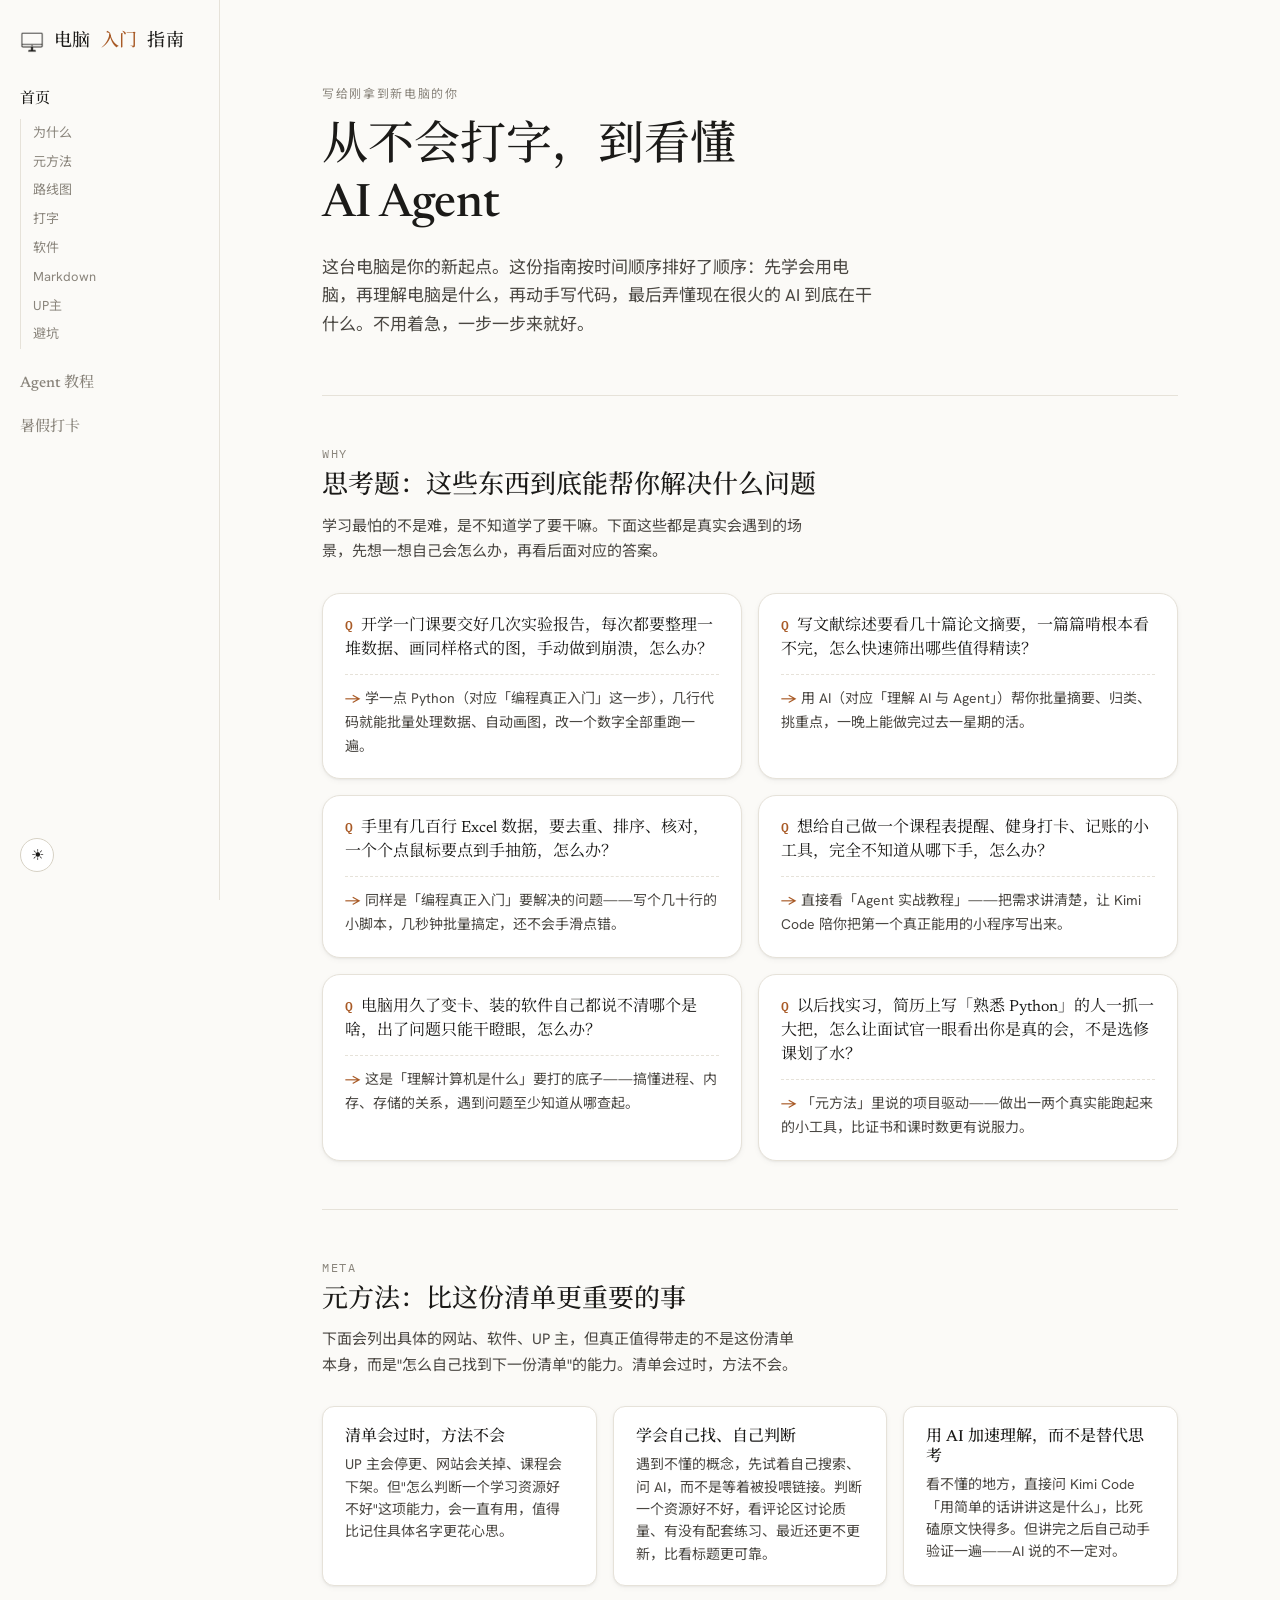
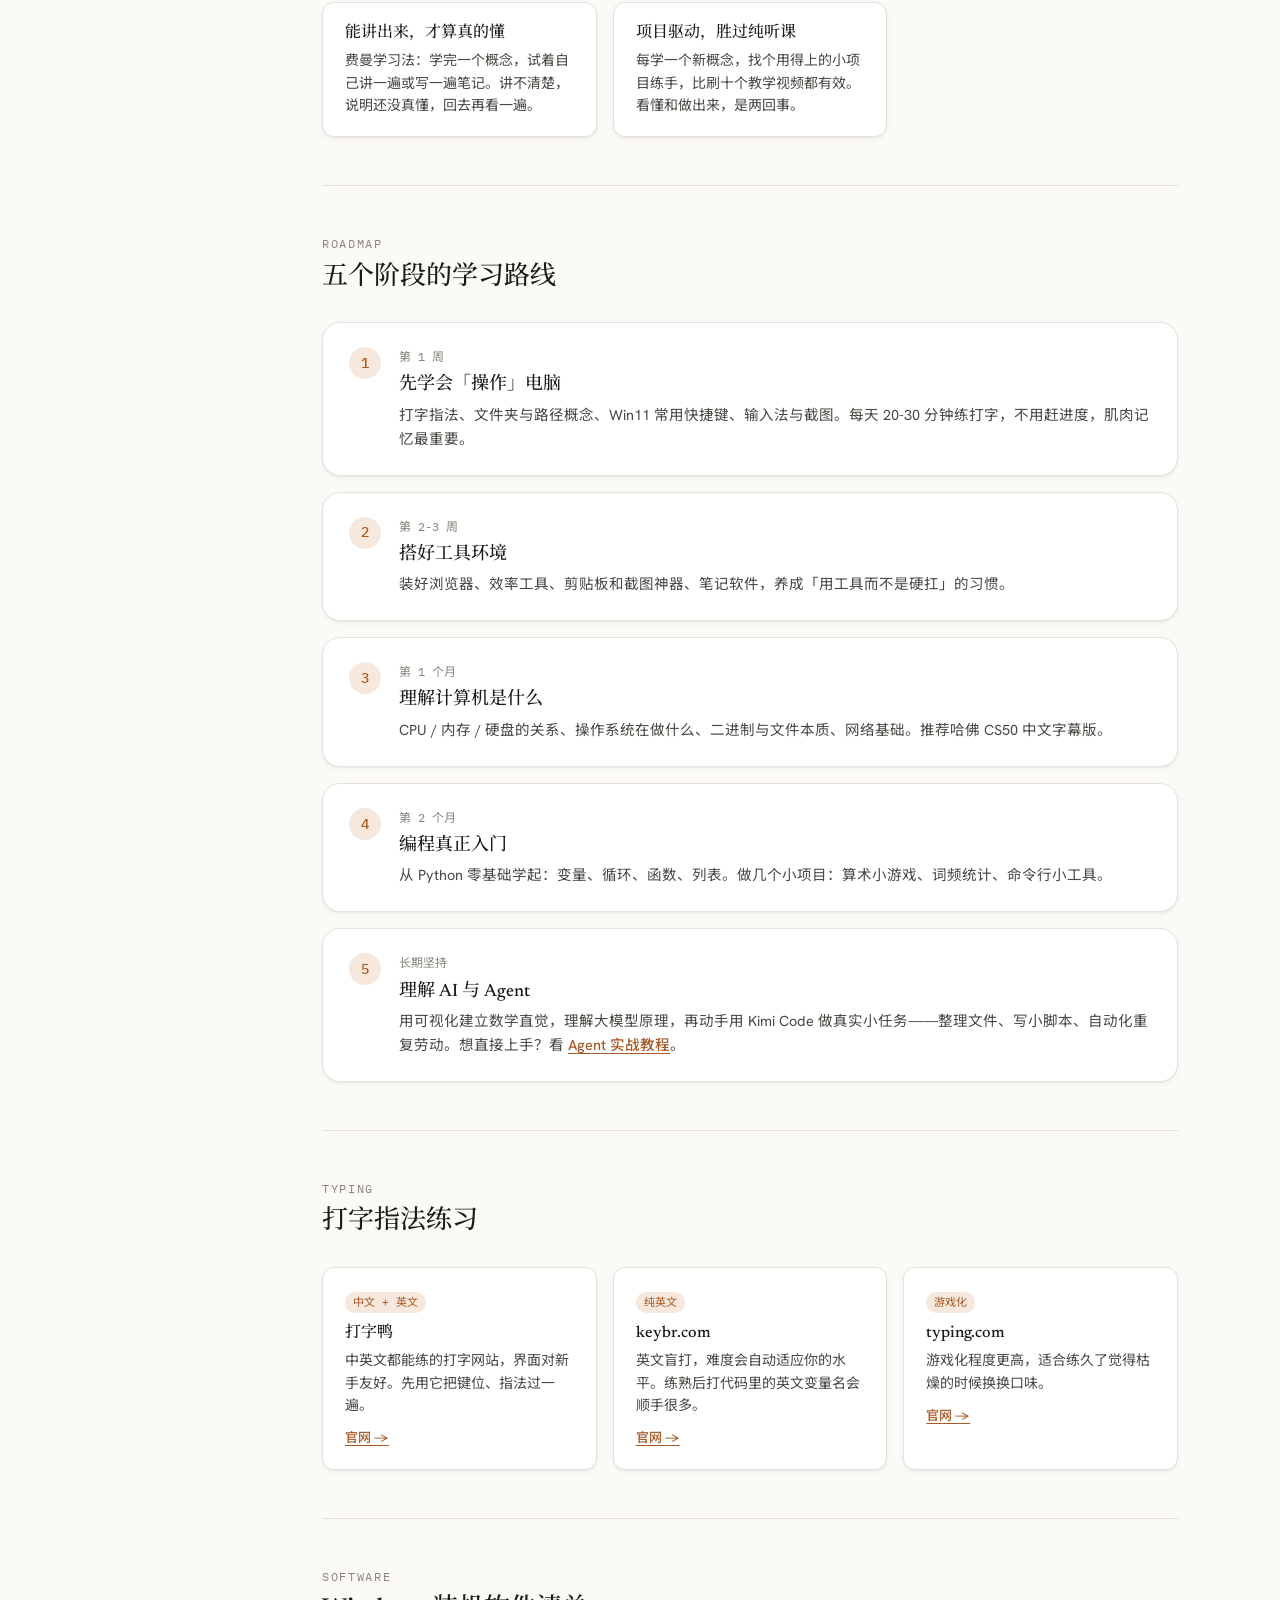
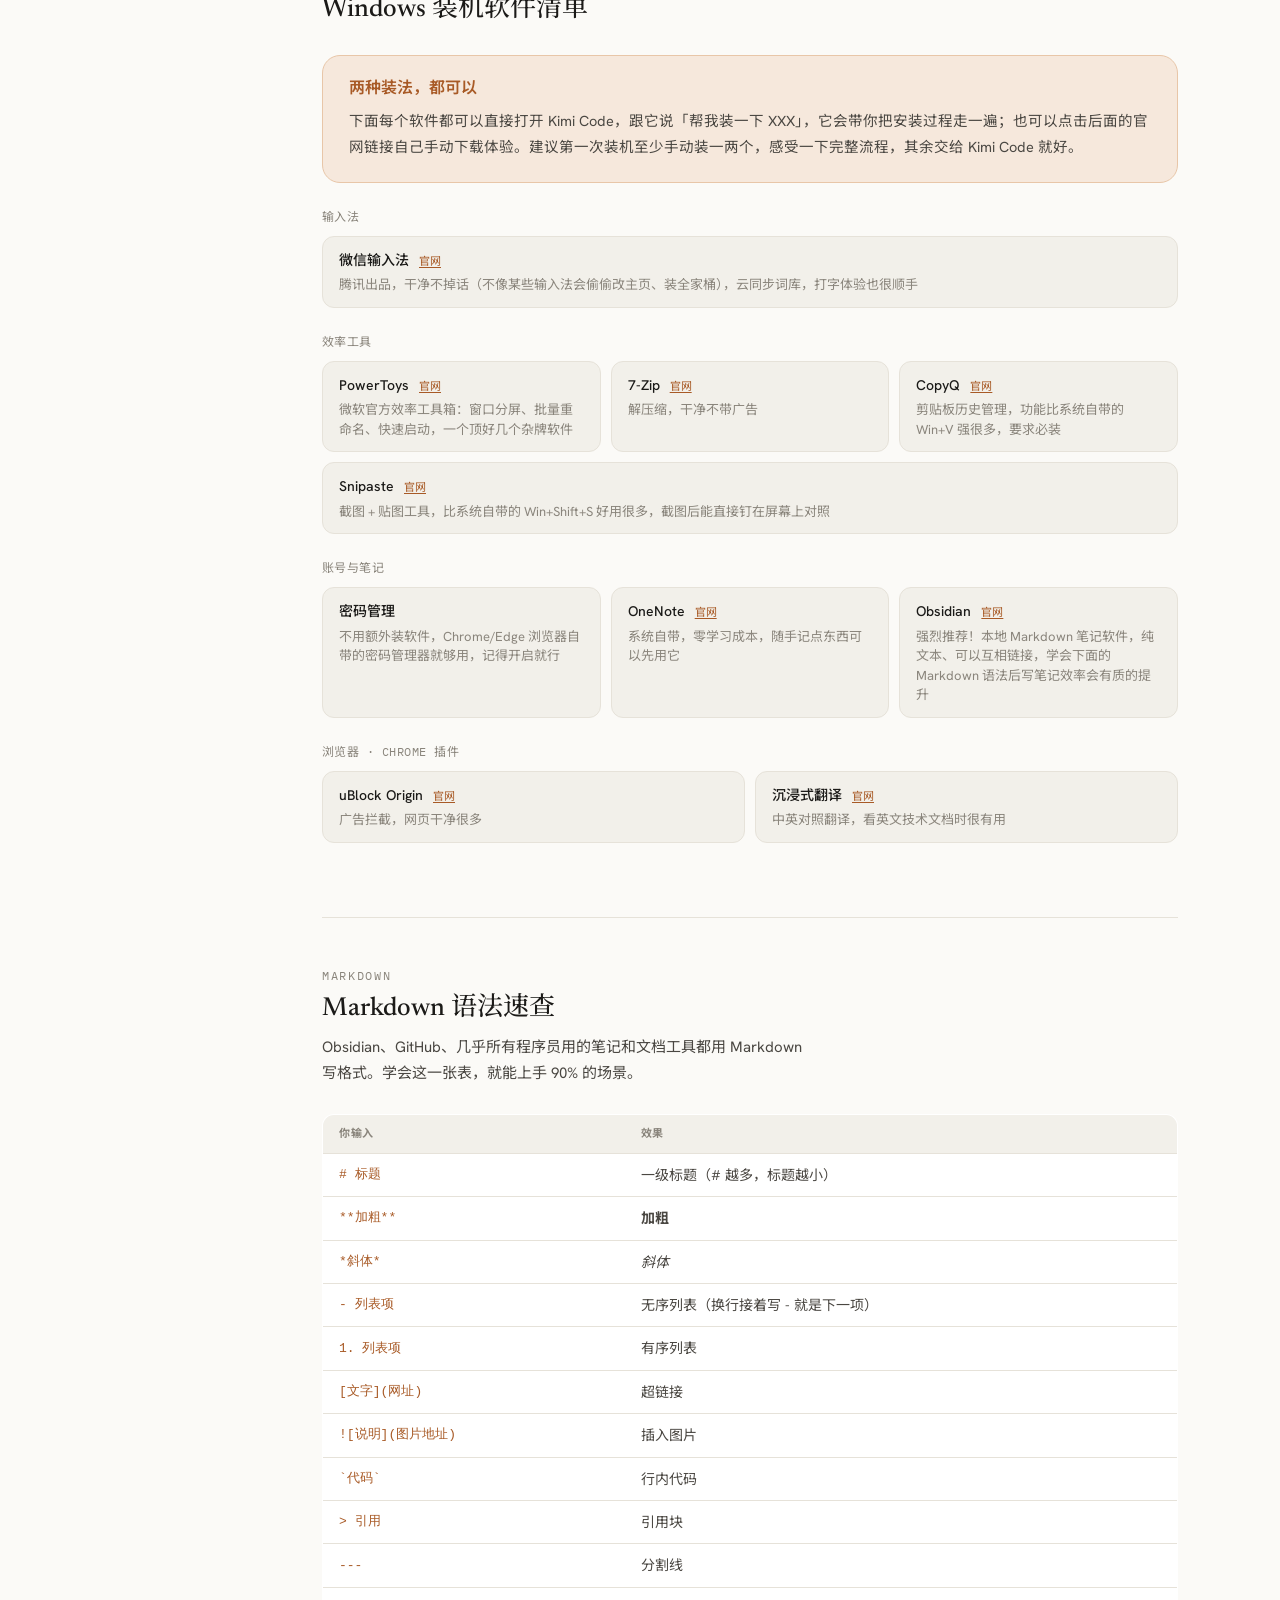
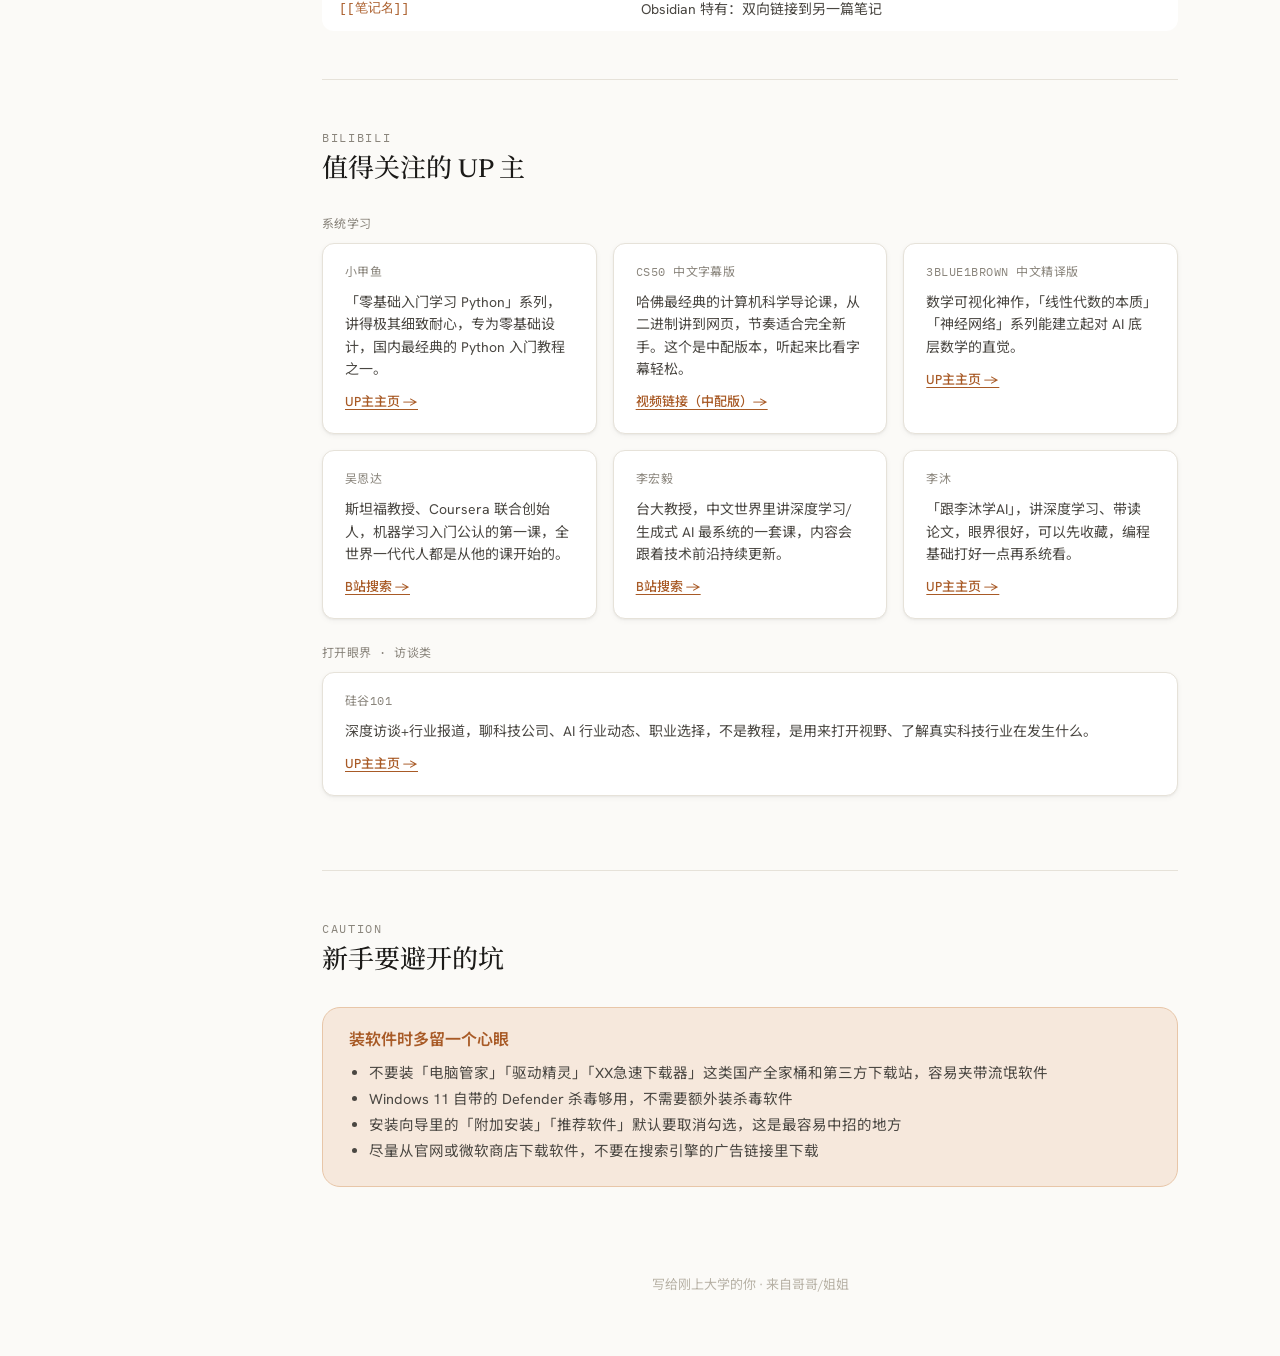
<file: index.html>
<!DOCTYPE html>
<html lang="zh" data-theme="light">
<head>
<meta charset="UTF-8">
<meta name="viewport" content="width=device-width, initial-scale=1">
<title>给你的电脑入门指南 · 从打字到 AI Agent</title>
<link rel="icon" type="image/png" href="favicon.png">
<script>
  (function () {
    try {
      var saved = localStorage.getItem('gn-theme');
      var theme = saved === 'dark' || saved === 'light'
        ? saved
        : (window.matchMedia('(prefers-color-scheme: dark)').matches ? 'dark' : 'light');
      document.documentElement.setAttribute('data-theme', theme);
    } catch (e) {}
  })();
</script>
<link rel="stylesheet" href="style.css">
</head>
<body>

<div class="shell">
<aside class="sidebar">
  <a class="brand" href="index.html"><img src="logo.png" width="24" height="22" alt="电脑" role="presentation">电脑 <span>入门</span> 指南</a>
  <nav class="sidenav">
    <div class="sidenav-page">
      <a href="index.html" class="sidenav-page-link active">首页</a>
      <div class="sidenav-subs">
        <a href="#why">为什么</a>
        <a href="#meta">元方法</a>
        <a href="#roadmap">路线图</a>
        <a href="#typing">打字</a>
        <a href="#software">软件</a>
        <a href="#markdown">Markdown</a>
        <a href="#bilibili">UP主</a>
        <a href="#caution">避坑</a>
      </div>
    </div>
    <div class="sidenav-page">
      <a href="agent.html" class="sidenav-page-link">Agent 教程</a>
    </div>
    <div class="sidenav-page">
      <a href="homework.html" class="sidenav-page-link">暑假打卡</a>
    </div>
  </nav>
  <button class="theme-btn" id="themeBtn" aria-label="切换深浅色模式">☀</button>
</aside>

<main class="content">
<div class="container">
  <section class="hero">
    <span class="eyebrow">写给刚拿到新电脑的你</span>
    <h1>从不会打字，到看懂 AI Agent</h1>
    <p>这台电脑是你的新起点。这份指南按时间顺序排好了顺序：先学会用电脑，再理解电脑是什么，再动手写代码，最后弄懂现在很火的 AI 到底在干什么。不用着急，一步一步来就好。</p>
  </section>

  <section id="why">
    <div class="section-head">
      <span class="eyebrow">WHY</span>
      <h2>思考题：这些东西到底能帮你解决什么问题</h2>
      <p class="lead">学习最怕的不是难，是不知道学了要干嘛。下面这些都是真实会遇到的场景，先想一想自己会怎么办，再看后面对应的答案。</p>
    </div>
    <div class="grid grid-wide">
      <div class="qa">
        <p class="q">开学一门课要交好几次实验报告，每次都要整理一堆数据、画同样格式的图，手动做到崩溃，怎么办？</p>
        <p class="a">学一点 Python（对应「编程真正入门」这一步），几行代码就能批量处理数据、自动画图，改一个数字全部重跑一遍。</p>
      </div>
      <div class="qa">
        <p class="q">写文献综述要看几十篇论文摘要，一篇篇啃根本看不完，怎么快速筛出哪些值得精读？</p>
        <p class="a">用 AI（对应「理解 AI 与 Agent」）帮你批量摘要、归类、挑重点，一晚上能做完过去一星期的活。</p>
      </div>
      <div class="qa">
        <p class="q">手里有几百行 Excel 数据，要去重、排序、核对，一个个点鼠标要点到手抽筋，怎么办？</p>
        <p class="a">同样是「编程真正入门」要解决的问题——写个几十行的小脚本，几秒钟批量搞定，还不会手滑点错。</p>
      </div>
      <div class="qa">
        <p class="q">想给自己做一个课程表提醒、健身打卡、记账的小工具，完全不知道从哪下手，怎么办？</p>
        <p class="a">直接看「Agent 实战教程」——把需求讲清楚，让 Kimi Code 陪你把第一个真正能用的小程序写出来。</p>
      </div>
      <div class="qa">
        <p class="q">电脑用久了变卡、装的软件自己都说不清哪个是啥，出了问题只能干瞪眼，怎么办？</p>
        <p class="a">这是「理解计算机是什么」要打的底子——搞懂进程、内存、存储的关系，遇到问题至少知道从哪查起。</p>
      </div>
      <div class="qa">
        <p class="q">以后找实习，简历上写「熟悉 Python」的人一抓一大把，怎么让面试官一眼看出你是真的会，不是选修课划了水？</p>
        <p class="a">「元方法」里说的项目驱动——做出一两个真实能跑起来的小工具，比证书和课时数更有说服力。</p>
      </div>
    </div>
  </section>

  <section id="meta">
    <div class="section-head">
      <span class="eyebrow">META</span>
      <h2>元方法：比这份清单更重要的事</h2>
      <p class="lead">下面会列出具体的网站、软件、UP 主，但真正值得带走的不是这份清单本身，而是"怎么自己找到下一份清单"的能力。清单会过时，方法不会。</p>
    </div>
    <div class="grid">
      <div class="card">
        <h3>清单会过时，方法不会</h3>
        <p>UP 主会停更、网站会关掉、课程会下架。但"怎么判断一个学习资源好不好"这项能力，会一直有用，值得比记住具体名字更花心思。</p>
      </div>
      <div class="card">
        <h3>学会自己找、自己判断</h3>
        <p>遇到不懂的概念，先试着自己搜索、问 AI，而不是等着被投喂链接。判断一个资源好不好，看评论区讨论质量、有没有配套练习、最近还更不更新，比看标题更可靠。</p>
      </div>
      <div class="card">
        <h3>用 AI 加速理解，而不是替代思考</h3>
        <p>看不懂的地方，直接问 Kimi Code「用简单的话讲讲这是什么」，比死磕原文快得多。但讲完之后自己动手验证一遍——AI 说的不一定对。</p>
      </div>
      <div class="card">
        <h3>能讲出来，才算真的懂</h3>
        <p>费曼学习法：学完一个概念，试着自己讲一遍或写一遍笔记。讲不清楚，说明还没真懂，回去再看一遍。</p>
      </div>
      <div class="card">
        <h3>项目驱动，胜过纯听课</h3>
        <p>每学一个新概念，找个用得上的小项目练手，比刷十个教学视频都有效。看懂和做出来，是两回事。</p>
      </div>
    </div>
  </section>

  <section id="roadmap">
    <div class="section-head">
      <span class="eyebrow">ROADMAP</span>
      <h2>五个阶段的学习路线</h2>
    </div>
    <div class="timeline">
      <div class="stage">
        <div class="stage-num">1</div>
        <div>
          <span class="stage-when">第 1 周</span>
          <h3>先学会「操作」电脑</h3>
          <p>打字指法、文件夹与路径概念、Win11 常用快捷键、输入法与截图。每天 20-30 分钟练打字，不用赶进度，肌肉记忆最重要。</p>
        </div>
      </div>
      <div class="stage">
        <div class="stage-num">2</div>
        <div>
          <span class="stage-when">第 2-3 周</span>
          <h3>搭好工具环境</h3>
          <p>装好浏览器、效率工具、剪贴板和截图神器、笔记软件，养成「用工具而不是硬扛」的习惯。</p>
        </div>
      </div>
      <div class="stage">
        <div class="stage-num">3</div>
        <div>
          <span class="stage-when">第 1 个月</span>
          <h3>理解计算机是什么</h3>
          <p>CPU / 内存 / 硬盘的关系、操作系统在做什么、二进制与文件本质、网络基础。推荐哈佛 CS50 中文字幕版。</p>
        </div>
      </div>
      <div class="stage">
        <div class="stage-num">4</div>
        <div>
          <span class="stage-when">第 2 个月</span>
          <h3>编程真正入门</h3>
          <p>从 Python 零基础学起：变量、循环、函数、列表。做几个小项目：算术小游戏、词频统计、命令行小工具。</p>
        </div>
      </div>
      <div class="stage">
        <div class="stage-num">5</div>
        <div>
          <span class="stage-when">长期坚持</span>
          <h3>理解 AI 与 Agent</h3>
          <p>用可视化建立数学直觉，理解大模型原理，再动手用 Kimi Code 做真实小任务——整理文件、写小脚本、自动化重复劳动。想直接上手？看 <a class="link" href="agent.html">Agent 实战教程</a>。</p>
        </div>
      </div>
    </div>
  </section>

  <section id="typing">
    <div class="section-head">
      <span class="eyebrow">TYPING</span>
      <h2>打字指法练习</h2>
    </div>
    <div class="grid">
      <div class="card">
        <span class="tag">中文 + 英文</span>
        <h3>打字鸭</h3>
        <p>中英文都能练的打字网站，界面对新手友好。先用它把键位、指法过一遍。</p>
        <a class="link" href="https://www.daziya.com/" target="_blank" rel="noopener">官网 →</a>
      </div>
      <div class="card">
        <span class="tag">纯英文</span>
        <h3>keybr.com</h3>
        <p>英文盲打，难度会自动适应你的水平。练熟后打代码里的英文变量名会顺手很多。</p>
        <a class="link" href="https://www.keybr.com/" target="_blank" rel="noopener">官网 →</a>
      </div>
      <div class="card">
        <span class="tag">游戏化</span>
        <h3>typing.com</h3>
        <p>游戏化程度更高，适合练久了觉得枯燥的时候换换口味。</p>
        <a class="link" href="https://www.typing.com/" target="_blank" rel="noopener">官网 →</a>
      </div>
    </div>
  </section>

  <section id="software">
    <div class="section-head">
      <span class="eyebrow">SOFTWARE</span>
      <h2>Windows 装机软件清单</h2>
    </div>

    <div class="callout" style="margin-bottom:26px">
      <h3>两种装法，都可以</h3>
      <p style="font-size:14.5px; color:var(--ink-soft); line-height:1.8">下面每个软件都可以直接打开 Kimi Code，跟它说「帮我装一下 XXX」，它会带你把安装过程走一遍；也可以点击后面的官网链接自己手动下载体验。建议第一次装机至少手动装一两个，感受一下完整流程，其余交给 Kimi Code 就好。</p>
    </div>

    <div class="software-group">
      <h3>输入法</h3>
      <div class="pill-list">
        <div class="pill"><b>微信输入法</b> <a class="pill-link" href="https://input.weixin.qq.com/" target="_blank" rel="noopener">官网</a><span class="desc">腾讯出品，干净不掉话（不像某些输入法会偷偷改主页、装全家桶），云同步词库，打字体验也很顺手</span></div>
      </div>
    </div>

    <div class="software-group">
      <h3>效率工具</h3>
      <div class="pill-list">
        <div class="pill"><b>PowerToys</b> <a class="pill-link" href="https://learn.microsoft.com/en-us/windows/powertoys/install" target="_blank" rel="noopener">官网</a><span class="desc">微软官方效率工具箱：窗口分屏、批量重命名、快速启动，一个顶好几个杂牌软件</span></div>
        <div class="pill"><b>7-Zip</b> <a class="pill-link" href="https://www.7-zip.org/" target="_blank" rel="noopener">官网</a><span class="desc">解压缩，干净不带广告</span></div>
        <div class="pill"><b>CopyQ</b> <a class="pill-link" href="https://hluk.github.io/CopyQ/" target="_blank" rel="noopener">官网</a><span class="desc">剪贴板历史管理，功能比系统自带的 Win+V 强很多，要求必装</span></div>
        <div class="pill"><b>Snipaste</b> <a class="pill-link" href="https://www.snipaste.com/" target="_blank" rel="noopener">官网</a><span class="desc">截图 + 贴图工具，比系统自带的 Win+Shift+S 好用很多，截图后能直接钉在屏幕上对照</span></div>
      </div>
    </div>

    <div class="software-group">
      <h3>账号与笔记</h3>
      <div class="pill-list">
        <div class="pill"><b>密码管理</b><span class="desc">不用额外装软件，Chrome/Edge 浏览器自带的密码管理器就够用，记得开启就行</span></div>
        <div class="pill"><b>OneNote</b> <a class="pill-link" href="https://www.onenote.com/" target="_blank" rel="noopener">官网</a><span class="desc">系统自带，零学习成本，随手记点东西可以先用它</span></div>
        <div class="pill"><b>Obsidian</b> <a class="pill-link" href="https://obsidian.md/" target="_blank" rel="noopener">官网</a><span class="desc">强烈推荐！本地 Markdown 笔记软件，纯文本、可以互相链接，学会下面的 Markdown 语法后写笔记效率会有质的提升</span></div>
      </div>
    </div>

    <div class="software-group">
      <h3>浏览器 · Chrome 插件</h3>
      <div class="pill-list">
        <div class="pill"><b>uBlock Origin</b> <a class="pill-link" href="https://ublockorigin.com/" target="_blank" rel="noopener">官网</a><span class="desc">广告拦截，网页干净很多</span></div>
        <div class="pill"><b>沉浸式翻译</b> <a class="pill-link" href="https://immersivetranslate.com/" target="_blank" rel="noopener">官网</a><span class="desc">中英对照翻译，看英文技术文档时很有用</span></div>
      </div>
    </div>
  </section>

  <section id="markdown">
    <div class="section-head">
      <span class="eyebrow">MARKDOWN</span>
      <h2>Markdown 语法速查</h2>
      <p class="lead">Obsidian、GitHub、几乎所有程序员用的笔记和文档工具都用 Markdown 写格式。学会这一张表，就能上手 90% 的场景。</p>
    </div>
    <table class="md-table">
      <thead>
        <tr><th>你输入</th><th>效果</th></tr>
      </thead>
      <tbody>
        <tr><td><code># 标题</code></td><td>一级标题（# 越多，标题越小）</td></tr>
        <tr><td><code>**加粗**</code></td><td><b>加粗</b></td></tr>
        <tr><td><code>*斜体*</code></td><td><i>斜体</i></td></tr>
        <tr><td><code>- 列表项</code></td><td>无序列表（换行接着写 - 就是下一项）</td></tr>
        <tr><td><code>1. 列表项</code></td><td>有序列表</td></tr>
        <tr><td><code>[文字](网址)</code></td><td>超链接</td></tr>
        <tr><td><code>![说明](图片地址)</code></td><td>插入图片</td></tr>
        <tr><td><code>`代码`</code></td><td>行内代码</td></tr>
        <tr><td><code>&gt; 引用</code></td><td>引用块</td></tr>
        <tr><td><code>---</code></td><td>分割线</td></tr>
        <tr><td><code>[[笔记名]]</code></td><td>Obsidian 特有：双向链接到另一篇笔记</td></tr>
      </tbody>
    </table>
  </section>

  <section id="bilibili">
    <div class="section-head">
      <span class="eyebrow">BILIBILI</span>
      <h2>值得关注的 UP 主</h2>
    </div>

    <div class="software-group">
      <h3>系统学习</h3>
      <div class="grid">
        <div class="card">
          <h3>小甲鱼</h3>
          <p>「零基础入门学习 Python」系列，讲得极其细致耐心，专为零基础设计，国内最经典的 Python 入门教程之一。</p>
          <a class="link" href="https://space.bilibili.com/314076440" target="_blank" rel="noopener">UP主主页 →</a>
        </div>
        <div class="card">
          <h3>CS50 中文字幕版</h3>
          <p>哈佛最经典的计算机科学导论课，从二进制讲到网页，节奏适合完全新手。这个是中配版本，听起来比看字幕轻松。</p>
          <a class="link" href="https://www.bilibili.com/video/BV1vkWbzSEUh/" target="_blank" rel="noopener">视频链接（中配版）→</a>
        </div>
        <div class="card">
          <h3>3Blue1Brown 中文精译版</h3>
          <p>数学可视化神作，「线性代数的本质」「神经网络」系列能建立起对 AI 底层数学的直觉。</p>
          <a class="link" href="https://space.bilibili.com/88461692" target="_blank" rel="noopener">UP主主页 →</a>
        </div>
        <div class="card">
          <h3>吴恩达</h3>
          <p>斯坦福教授、Coursera 联合创始人，机器学习入门公认的第一课，全世界一代代人都是从他的课开始的。</p>
          <a class="link" href="https://search.bilibili.com/all?keyword=%E5%90%B4%E6%81%A9%E8%BE%BE%E6%B7%B1%E5%BA%A6%E5%AD%A6%E4%B9%A0" target="_blank" rel="noopener">B站搜索 →</a>
        </div>
        <div class="card">
          <h3>李宏毅</h3>
          <p>台大教授，中文世界里讲深度学习/生成式 AI 最系统的一套课，内容会跟着技术前沿持续更新。</p>
          <a class="link" href="https://search.bilibili.com/all?keyword=%E6%9D%8E%E5%AE%8F%E6%AF%85%E6%9C%BA%E5%99%A8%E5%AD%A6%E4%B9%A0" target="_blank" rel="noopener">B站搜索 →</a>
        </div>
        <div class="card">
          <h3>李沐</h3>
          <p>「跟李沐学AI」，讲深度学习、带读论文，眼界很好，可以先收藏，编程基础打好一点再系统看。</p>
          <a class="link" href="https://space.bilibili.com/1567748478" target="_blank" rel="noopener">UP主主页 →</a>
        </div>
      </div>
    </div>

    <div class="software-group">
      <h3>打开眼界 · 访谈类</h3>
      <div class="grid">
        <div class="card">
          <h3>硅谷101</h3>
          <p>深度访谈+行业报道，聊科技公司、AI 行业动态、职业选择，不是教程，是用来打开视野、了解真实科技行业在发生什么。</p>
          <a class="link" href="https://space.bilibili.com/508452265" target="_blank" rel="noopener">UP主主页 →</a>
        </div>
      </div>
    </div>
  </section>

  <section id="caution">
    <div class="section-head">
      <span class="eyebrow">CAUTION</span>
      <h2>新手要避开的坑</h2>
    </div>
    <div class="callout">
      <h3>装软件时多留一个心眼</h3>
      <ul>
        <li>不要装「电脑管家」「驱动精灵」「XX急速下载器」这类国产全家桶和第三方下载站，容易夹带流氓软件</li>
        <li>Windows 11 自带的 Defender 杀毒够用，不需要额外装杀毒软件</li>
        <li>安装向导里的「附加安装」「推荐软件」默认要取消勾选，这是最容易中招的地方</li>
        <li>尽量从官网或微软商店下载软件，不要在搜索引擎的广告链接里下载</li>
      </ul>
    </div>
  </section>

  <footer>
    <p>写给刚上大学的你 · 来自哥哥/姐姐</p>
  </footer>
</div>
</main>
</div>

<script>
  var btn = document.getElementById('themeBtn');
  function syncBtn(){
    var t = document.documentElement.getAttribute('data-theme');
    btn.textContent = t === 'dark' ? '☾' : '☀';
  }
  syncBtn();
  btn.addEventListener('click', function () {
    var current = document.documentElement.getAttribute('data-theme');
    var next = current === 'dark' ? 'light' : 'dark';
    document.documentElement.setAttribute('data-theme', next);
    try { localStorage.setItem('gn-theme', next); } catch (e) {}
    syncBtn();
  });
</script>

</body>
</html>
</file>
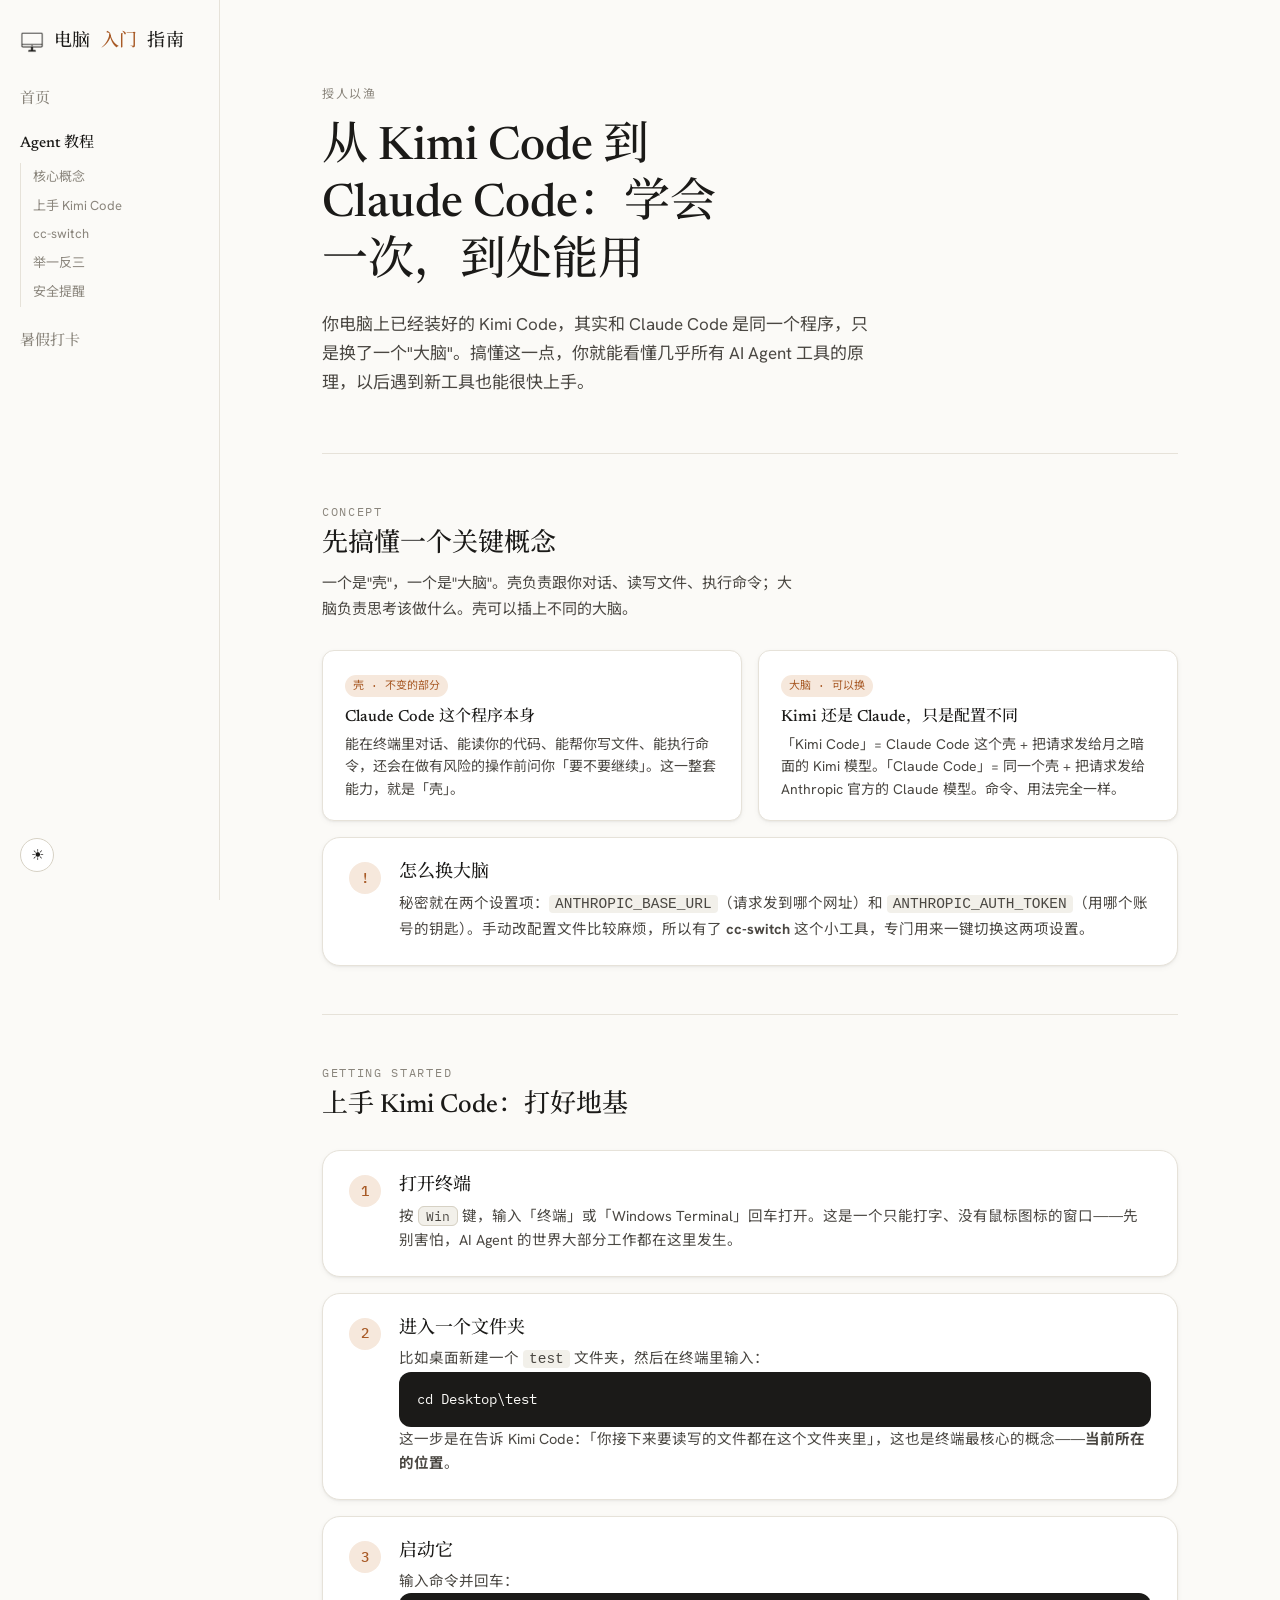
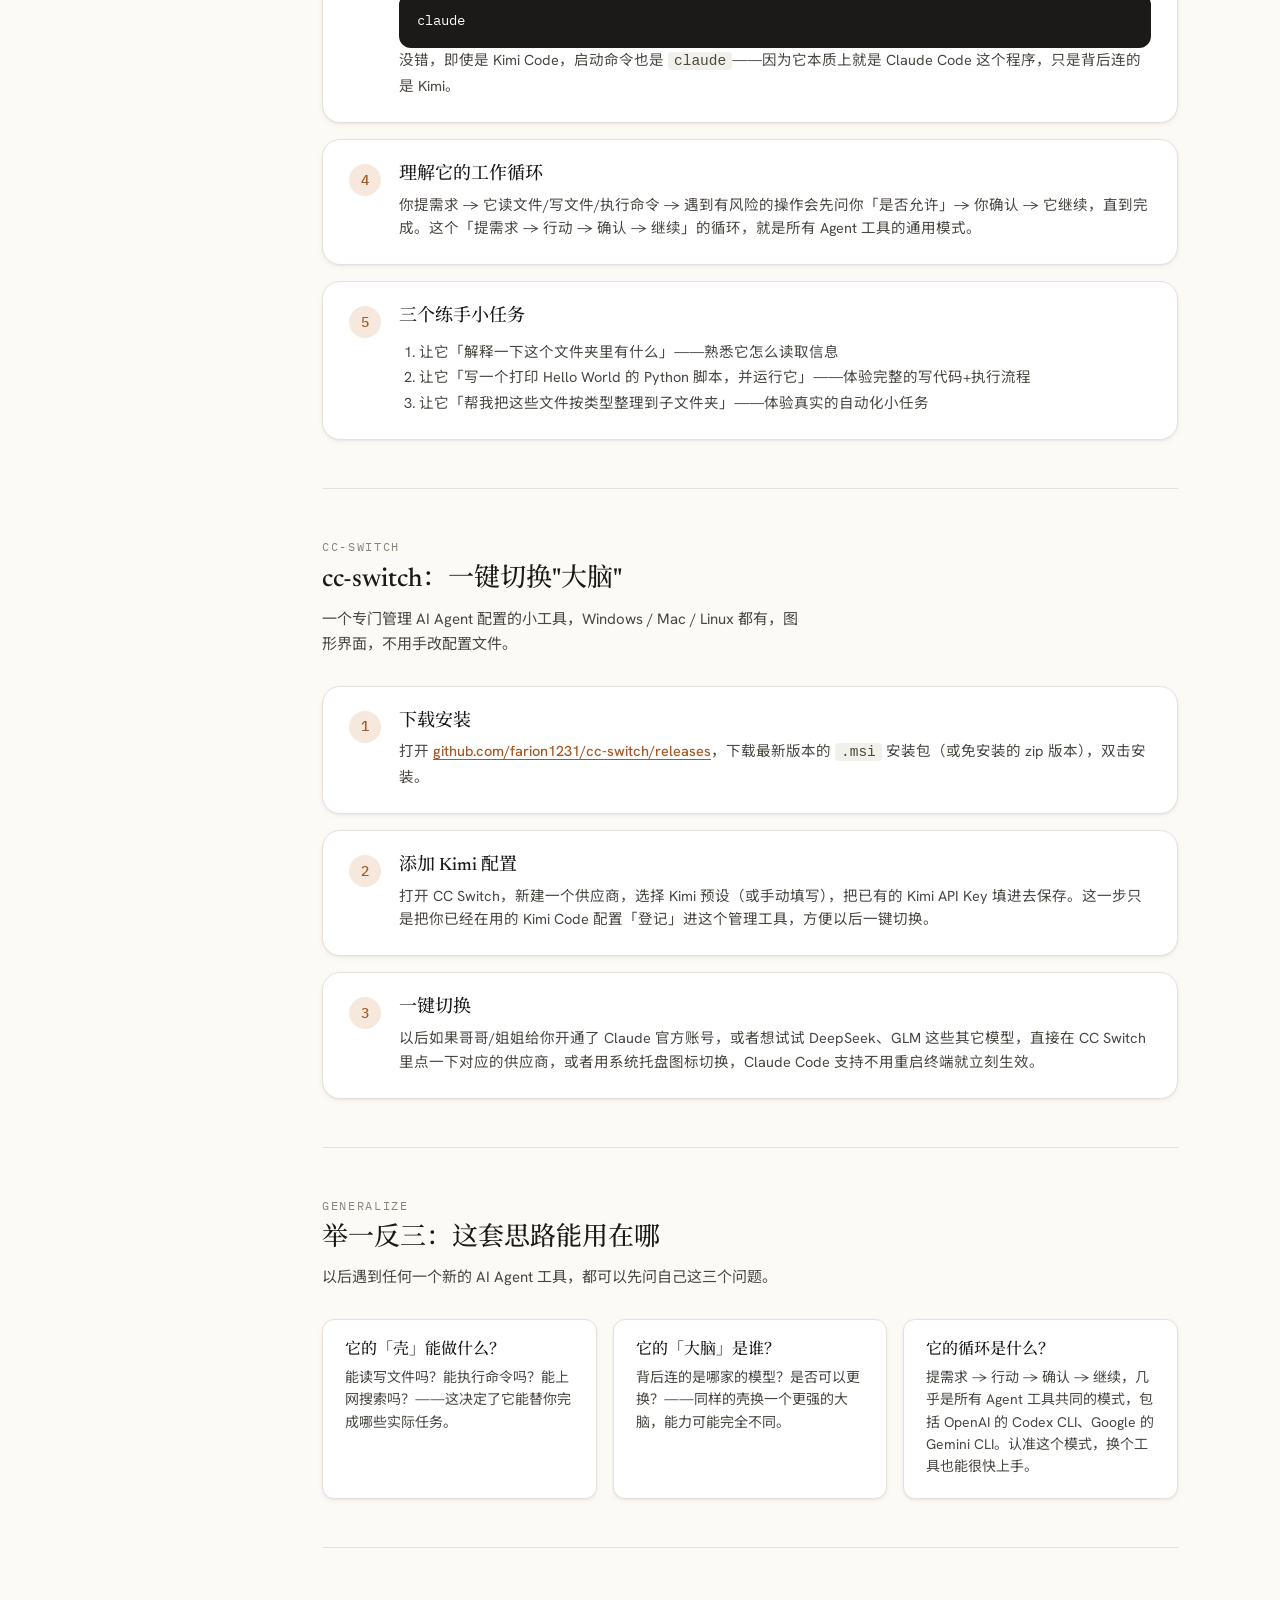
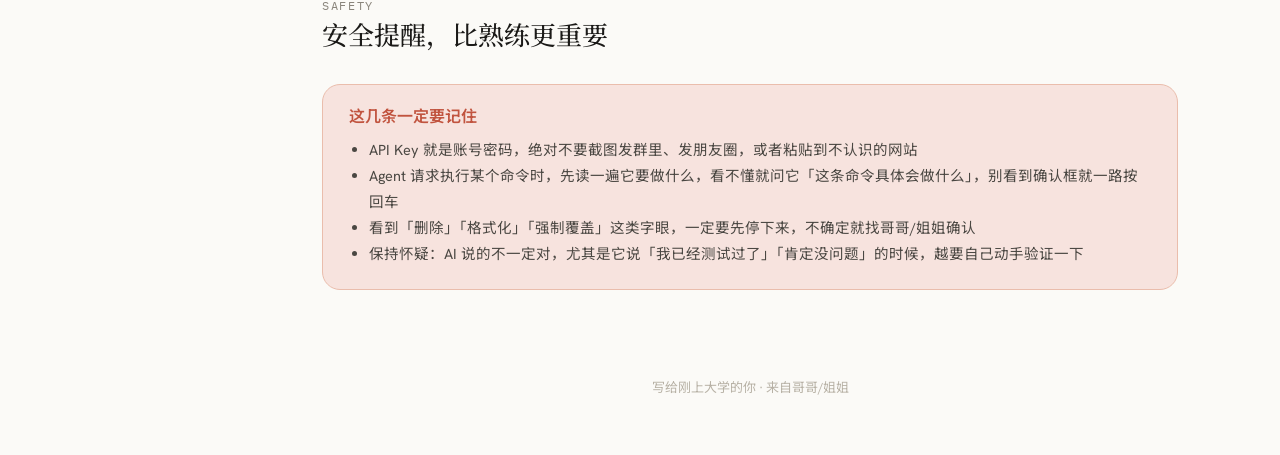
<file: agent.html>
<!DOCTYPE html>
<html lang="zh" data-theme="light">
<head>
<meta charset="UTF-8">
<meta name="viewport" content="width=device-width, initial-scale=1">
<title>Agent 实战教程 · 从 Kimi Code 到 Claude Code</title>
<link rel="icon" type="image/png" href="favicon.png">
<script>
  (function () {
    try {
      var saved = localStorage.getItem('gn-theme');
      var theme = saved === 'dark' || saved === 'light'
        ? saved
        : (window.matchMedia('(prefers-color-scheme: dark)').matches ? 'dark' : 'light');
      document.documentElement.setAttribute('data-theme', theme);
    } catch (e) {}
  })();
</script>
<link rel="stylesheet" href="style.css">
</head>
<body>

<div class="shell">
<aside class="sidebar">
  <a class="brand" href="index.html"><img src="logo.png" width="24" height="22" alt="电脑" role="presentation">电脑 <span>入门</span> 指南</a>
  <nav class="sidenav">
    <div class="sidenav-page">
      <a href="index.html" class="sidenav-page-link">首页</a>
    </div>
    <div class="sidenav-page">
      <a href="agent.html" class="sidenav-page-link active">Agent 教程</a>
      <div class="sidenav-subs">
        <a href="#concept">核心概念</a>
        <a href="#kimi">上手 Kimi Code</a>
        <a href="#ccswitch">cc-switch</a>
        <a href="#generalize">举一反三</a>
        <a href="#safety">安全提醒</a>
      </div>
    </div>
    <div class="sidenav-page">
      <a href="homework.html" class="sidenav-page-link">暑假打卡</a>
    </div>
  </nav>
  <button class="theme-btn" id="themeBtn" aria-label="切换深浅色模式">☀</button>
</aside>

<main class="content">
<div class="container">
  <section class="hero">
    <span class="eyebrow">授人以渔</span>
    <h1>从 Kimi Code 到 Claude Code：学会一次，到处能用</h1>
    <p>你电脑上已经装好的 Kimi Code，其实和 Claude Code 是同一个程序，只是换了一个"大脑"。搞懂这一点，你就能看懂几乎所有 AI Agent 工具的原理，以后遇到新工具也能很快上手。</p>
  </section>

  <section id="concept">
    <div class="section-head">
      <span class="eyebrow">CONCEPT</span>
      <h2>先搞懂一个关键概念</h2>
      <p class="lead">一个是"壳"，一个是"大脑"。壳负责跟你对话、读写文件、执行命令；大脑负责思考该做什么。壳可以插上不同的大脑。</p>
    </div>
    <div class="grid">
      <div class="card">
        <span class="tag">壳 · 不变的部分</span>
        <h3>Claude Code 这个程序本身</h3>
        <p>能在终端里对话、能读你的代码、能帮你写文件、能执行命令，还会在做有风险的操作前问你「要不要继续」。这一整套能力，就是「壳」。</p>
      </div>
      <div class="card">
        <span class="tag">大脑 · 可以换</span>
        <h3>Kimi 还是 Claude，只是配置不同</h3>
        <p>「Kimi Code」= Claude Code 这个壳 + 把请求发给月之暗面的 Kimi 模型。「Claude Code」= 同一个壳 + 把请求发给 Anthropic 官方的 Claude 模型。命令、用法完全一样。</p>
      </div>
    </div>
    <div class="stage" style="margin-top:16px">
      <div class="stage-num">!</div>
      <div>
        <h3>怎么换大脑</h3>
        <p>秘密就在两个设置项：<code>ANTHROPIC_BASE_URL</code>（请求发到哪个网址）和 <code>ANTHROPIC_AUTH_TOKEN</code>（用哪个账号的钥匙）。手动改配置文件比较麻烦，所以有了 <b>cc-switch</b> 这个小工具，专门用来一键切换这两项设置。</p>
      </div>
    </div>
  </section>

  <section id="kimi">
    <div class="section-head">
      <span class="eyebrow">GETTING STARTED</span>
      <h2>上手 Kimi Code：打好地基</h2>
    </div>
    <div class="timeline">
      <div class="stage">
        <div class="stage-num">1</div>
        <div>
          <h3>打开终端</h3>
          <p>按 <kbd>Win</kbd> 键，输入「终端」或「Windows Terminal」回车打开。这是一个只能打字、没有鼠标图标的窗口——先别害怕，AI Agent 的世界大部分工作都在这里发生。</p>
        </div>
      </div>
      <div class="stage">
        <div class="stage-num">2</div>
        <div>
          <h3>进入一个文件夹</h3>
          <p>比如桌面新建一个 <code>test</code> 文件夹，然后在终端里输入：</p>
          <div class="code-block">cd Desktop\test</div>
          <p>这一步是在告诉 Kimi Code：「你接下来要读写的文件都在这个文件夹里」，这也是终端最核心的概念——<b>当前所在的位置</b>。</p>
        </div>
      </div>
      <div class="stage">
        <div class="stage-num">3</div>
        <div>
          <h3>启动它</h3>
          <p>输入命令并回车：</p>
          <div class="code-block">claude</div>
          <p>没错，即使是 Kimi Code，启动命令也是 <code>claude</code>——因为它本质上就是 Claude Code 这个程序，只是背后连的是 Kimi。</p>
        </div>
      </div>
      <div class="stage">
        <div class="stage-num">4</div>
        <div>
          <h3>理解它的工作循环</h3>
          <p>你提需求 → 它读文件/写文件/执行命令 → 遇到有风险的操作会先问你「是否允许」→ 你确认 → 它继续，直到完成。这个「提需求 → 行动 → 确认 → 继续」的循环，就是所有 Agent 工具的通用模式。</p>
        </div>
      </div>
      <div class="stage">
        <div class="stage-num">5</div>
        <div>
          <h3>三个练手小任务</h3>
          <ol>
            <li>让它「解释一下这个文件夹里有什么」——熟悉它怎么读取信息</li>
            <li>让它「写一个打印 Hello World 的 Python 脚本，并运行它」——体验完整的写代码+执行流程</li>
            <li>让它「帮我把这些文件按类型整理到子文件夹」——体验真实的自动化小任务</li>
          </ol>
        </div>
      </div>
    </div>
  </section>

  <section id="ccswitch">
    <div class="section-head">
      <span class="eyebrow">CC-SWITCH</span>
      <h2>cc-switch：一键切换"大脑"</h2>
      <p class="lead">一个专门管理 AI Agent 配置的小工具，Windows / Mac / Linux 都有，图形界面，不用手改配置文件。</p>
    </div>
    <div class="timeline">
      <div class="stage">
        <div class="stage-num">1</div>
        <div>
          <h3>下载安装</h3>
          <p>打开 <a class="link" href="https://github.com/farion1231/cc-switch/releases" target="_blank" rel="noopener">github.com/farion1231/cc-switch/releases</a>，下载最新版本的 <code>.msi</code> 安装包（或免安装的 zip 版本），双击安装。</p>
        </div>
      </div>
      <div class="stage">
        <div class="stage-num">2</div>
        <div>
          <h3>添加 Kimi 配置</h3>
          <p>打开 CC Switch，新建一个供应商，选择 Kimi 预设（或手动填写），把已有的 Kimi API Key 填进去保存。这一步只是把你已经在用的 Kimi Code 配置「登记」进这个管理工具，方便以后一键切换。</p>
        </div>
      </div>
      <div class="stage">
        <div class="stage-num">3</div>
        <div>
          <h3>一键切换</h3>
          <p>以后如果哥哥/姐姐给你开通了 Claude 官方账号，或者想试试 DeepSeek、GLM 这些其它模型，直接在 CC Switch 里点一下对应的供应商，或者用系统托盘图标切换，Claude Code 支持不用重启终端就立刻生效。</p>
        </div>
      </div>
    </div>
  </section>

  <section id="generalize">
    <div class="section-head">
      <span class="eyebrow">GENERALIZE</span>
      <h2>举一反三：这套思路能用在哪</h2>
      <p class="lead">以后遇到任何一个新的 AI Agent 工具，都可以先问自己这三个问题。</p>
    </div>
    <div class="grid">
      <div class="card">
        <h3>它的「壳」能做什么？</h3>
        <p>能读写文件吗？能执行命令吗？能上网搜索吗？——这决定了它能替你完成哪些实际任务。</p>
      </div>
      <div class="card">
        <h3>它的「大脑」是谁？</h3>
        <p>背后连的是哪家的模型？是否可以更换？——同样的壳换一个更强的大脑，能力可能完全不同。</p>
      </div>
      <div class="card">
        <h3>它的循环是什么？</h3>
        <p>提需求 → 行动 → 确认 → 继续，几乎是所有 Agent 工具共同的模式，包括 OpenAI 的 Codex CLI、Google 的 Gemini CLI。认准这个模式，换个工具也能很快上手。</p>
      </div>
    </div>
  </section>

  <section id="safety">
    <div class="section-head">
      <span class="eyebrow">SAFETY</span>
      <h2>安全提醒，比熟练更重要</h2>
    </div>
    <div class="callout warn">
      <h3>这几条一定要记住</h3>
      <ul>
        <li>API Key 就是账号密码，绝对不要截图发群里、发朋友圈，或者粘贴到不认识的网站</li>
        <li>Agent 请求执行某个命令时，先读一遍它要做什么，看不懂就问它「这条命令具体会做什么」，别看到确认框就一路按回车</li>
        <li>看到「删除」「格式化」「强制覆盖」这类字眼，一定要先停下来，不确定就找哥哥/姐姐确认</li>
        <li>保持怀疑：AI 说的不一定对，尤其是它说「我已经测试过了」「肯定没问题」的时候，越要自己动手验证一下</li>
      </ul>
    </div>
  </section>

  <footer>
    <p>写给刚上大学的你 · 来自哥哥/姐姐</p>
  </footer>
</div>
</main>
</div>

<script>
  var btn = document.getElementById('themeBtn');
  function syncBtn(){
    var t = document.documentElement.getAttribute('data-theme');
    btn.textContent = t === 'dark' ? '☾' : '☀';
  }
  syncBtn();
  btn.addEventListener('click', function () {
    var current = document.documentElement.getAttribute('data-theme');
    var next = current === 'dark' ? 'light' : 'dark';
    document.documentElement.setAttribute('data-theme', next);
    try { localStorage.setItem('gn-theme', next); } catch (e) {}
    syncBtn();
  });
</script>

</body>
</html>
</file>
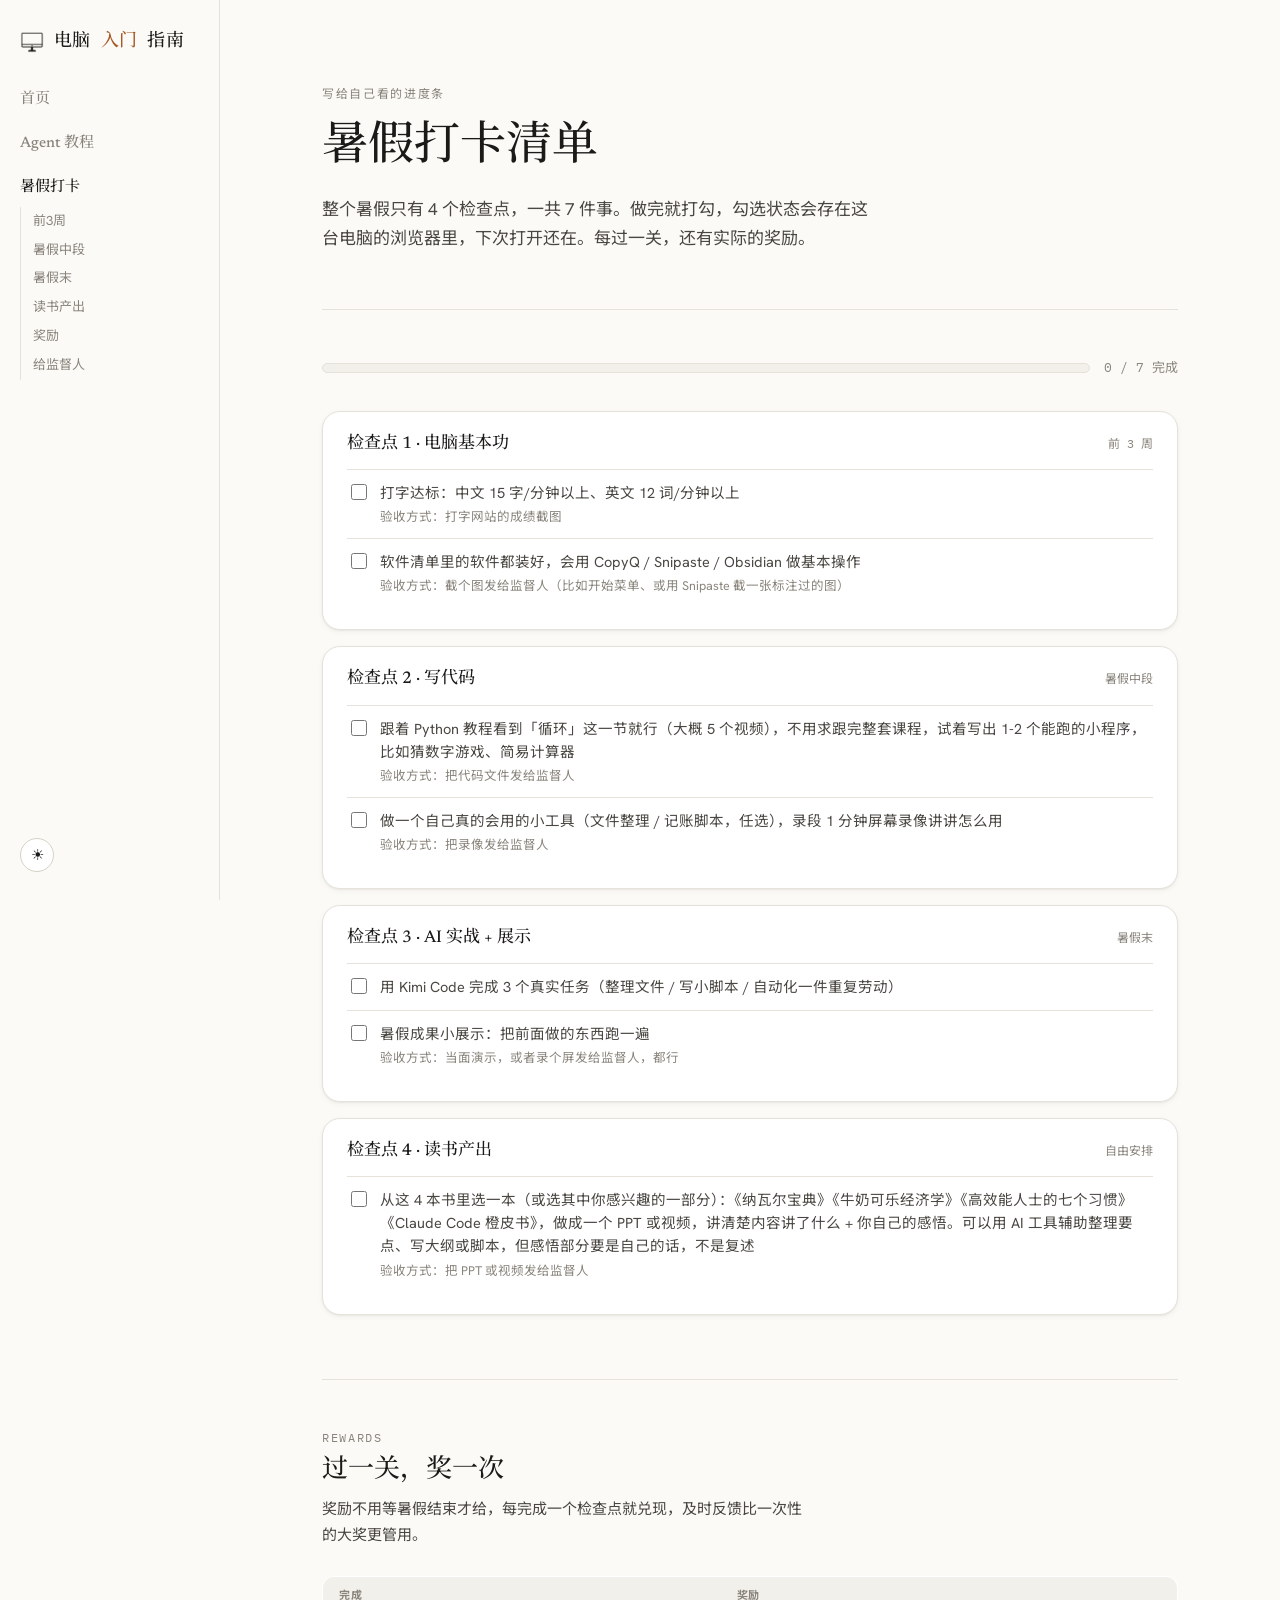
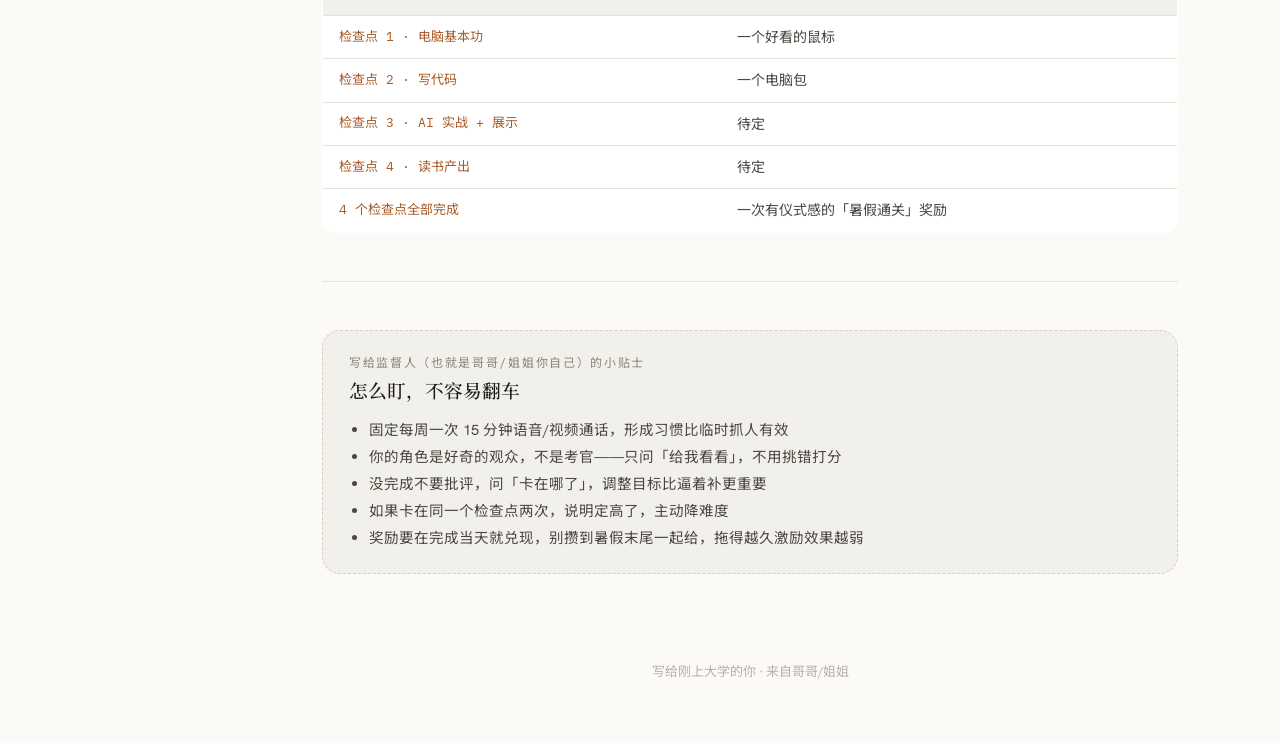
<file: homework.html>
<!DOCTYPE html>
<html lang="zh" data-theme="light">
<head>
<meta charset="UTF-8">
<meta name="viewport" content="width=device-width, initial-scale=1">
<title>暑假打卡清单 · 电脑入门指南</title>
<link rel="icon" type="image/png" href="favicon.png">
<script>
  (function () {
    try {
      var saved = localStorage.getItem('gn-theme');
      var theme = saved === 'dark' || saved === 'light'
        ? saved
        : (window.matchMedia('(prefers-color-scheme: dark)').matches ? 'dark' : 'light');
      document.documentElement.setAttribute('data-theme', theme);
    } catch (e) {}
  })();
</script>
<link rel="stylesheet" href="style.css">
</head>
<body>

<div class="shell">
<aside class="sidebar">
  <a class="brand" href="index.html"><img src="logo.png" width="24" height="22" alt="电脑" role="presentation">电脑 <span>入门</span> 指南</a>
  <nav class="sidenav">
    <div class="sidenav-page">
      <a href="index.html" class="sidenav-page-link">首页</a>
    </div>
    <div class="sidenav-page">
      <a href="agent.html" class="sidenav-page-link">Agent 教程</a>
    </div>
    <div class="sidenav-page">
      <a href="homework.html" class="sidenav-page-link active">暑假打卡</a>
      <div class="sidenav-subs">
        <a href="#w1">前3周</a>
        <a href="#w2">暑假中段</a>
        <a href="#w3">暑假末</a>
        <a href="#w4">读书产出</a>
        <a href="#rewards">奖励</a>
        <a href="#mentor">给监督人</a>
      </div>
    </div>
  </nav>
  <button class="theme-btn" id="themeBtn" aria-label="切换深浅色模式">☀</button>
</aside>

<main class="content">
<div class="container">
  <section class="hero">
    <span class="eyebrow">写给自己看的进度条</span>
    <h1>暑假打卡清单</h1>
    <p>整个暑假只有 4 个检查点，一共 7 件事。做完就打勾，勾选状态会存在这台电脑的浏览器里，下次打开还在。每过一关，还有实际的奖励。</p>
  </section>

  <section>
    <div class="progress-wrap">
      <div class="progress-track"><div class="progress-fill" id="progressFill"></div></div>
      <span class="progress-label" id="progressLabel">0 / 0 完成</span>
    </div>

    <div class="week" id="w1">
      <div class="week-head">
        <h3>检查点 1 · 电脑基本功</h3>
        <span class="week-when">前 3 周</span>
      </div>
      <div class="check-item">
        <input type="checkbox" id="c1"><label for="c1">打字达标：中文 15 字/分钟以上、英文 12 词/分钟以上<span class="verify">验收方式：打字网站的成绩截图</span></label>
      </div>
      <div class="check-item">
        <input type="checkbox" id="c2"><label for="c2">软件清单里的软件都装好，会用 CopyQ / Snipaste / Obsidian 做基本操作<span class="verify">验收方式：截个图发给监督人（比如开始菜单、或用 Snipaste 截一张标注过的图）</span></label>
      </div>
    </div>

    <div class="week" id="w2">
      <div class="week-head">
        <h3>检查点 2 · 写代码</h3>
        <span class="week-when">暑假中段</span>
      </div>
      <div class="check-item">
        <input type="checkbox" id="c3"><label for="c3">跟着 Python 教程看到「循环」这一节就行（大概 5 个视频），不用求跟完整套课程，试着写出 1-2 个能跑的小程序，比如猜数字游戏、简易计算器<span class="verify">验收方式：把代码文件发给监督人</span></label>
      </div>
      <div class="check-item">
        <input type="checkbox" id="c4"><label for="c4">做一个自己真的会用的小工具（文件整理 / 记账脚本，任选），录段 1 分钟屏幕录像讲讲怎么用<span class="verify">验收方式：把录像发给监督人</span></label>
      </div>
    </div>

    <div class="week" id="w3">
      <div class="week-head">
        <h3>检查点 3 · AI 实战 + 展示</h3>
        <span class="week-when">暑假末</span>
      </div>
      <div class="check-item">
        <input type="checkbox" id="c5"><label for="c5">用 Kimi Code 完成 3 个真实任务（整理文件 / 写小脚本 / 自动化一件重复劳动）</label>
      </div>
      <div class="check-item">
        <input type="checkbox" id="c6"><label for="c6">暑假成果小展示：把前面做的东西跑一遍<span class="verify">验收方式：当面演示，或者录个屏发给监督人，都行</span></label>
      </div>
    </div>

    <div class="week" id="w4">
      <div class="week-head">
        <h3>检查点 4 · 读书产出</h3>
        <span class="week-when">自由安排</span>
      </div>
      <div class="check-item">
        <input type="checkbox" id="c7"><label for="c7">从这 4 本书里选一本（或选其中你感兴趣的一部分）：《纳瓦尔宝典》《牛奶可乐经济学》《高效能人士的七个习惯》《Claude Code 橙皮书》，做成一个 PPT 或视频，讲清楚内容讲了什么 + 你自己的感悟。可以用 AI 工具辅助整理要点、写大纲或脚本，但感悟部分要是自己的话，不是复述<span class="verify">验收方式：把 PPT 或视频发给监督人</span></label>
      </div>
    </div>
  </section>

  <section id="rewards">
    <div class="section-head">
      <span class="eyebrow">REWARDS</span>
      <h2>过一关，奖一次</h2>
      <p class="lead">奖励不用等暑假结束才给，每完成一个检查点就兑现，及时反馈比一次性的大奖更管用。</p>
    </div>
    <table class="md-table">
      <thead>
        <tr><th>完成</th><th>奖励</th></tr>
      </thead>
      <tbody>
        <tr><td>检查点 1 · 电脑基本功</td><td>一个好看的鼠标</td></tr>
        <tr><td>检查点 2 · 写代码</td><td>一个电脑包</td></tr>
        <tr><td>检查点 3 · AI 实战 + 展示</td><td>待定</td></tr>
        <tr><td>检查点 4 · 读书产出</td><td>待定</td></tr>
        <tr><td>4 个检查点全部完成</td><td>一次有仪式感的「暑假通关」奖励</td></tr>
      </tbody>
    </table>
  </section>

  <section id="mentor">
    <div class="mentor-note">
      <span class="eyebrow">写给监督人（也就是哥哥/姐姐你自己）的小贴士</span>
      <h3 style="margin-bottom:12px">怎么盯，不容易翻车</h3>
      <ul>
        <li>固定每周一次 15 分钟语音/视频通话，形成习惯比临时抓人有效</li>
        <li>你的角色是好奇的观众，不是考官——只问「给我看看」，不用挑错打分</li>
        <li>没完成不要批评，问「卡在哪了」，调整目标比逼着补更重要</li>
        <li>如果卡在同一个检查点两次，说明定高了，主动降难度</li>
        <li>奖励要在完成当天就兑现，别攒到暑假末尾一起给，拖得越久激励效果越弱</li>
      </ul>
    </div>
  </section>

  <footer>
    <p>写给刚上大学的你 · 来自哥哥/姐姐</p>
  </footer>
</div>
</main>
</div>

<script>
  var btn = document.getElementById('themeBtn');
  function syncBtn(){
    var t = document.documentElement.getAttribute('data-theme');
    btn.textContent = t === 'dark' ? '☾' : '☀';
  }
  syncBtn();
  btn.addEventListener('click', function () {
    var current = document.documentElement.getAttribute('data-theme');
    var next = current === 'dark' ? 'light' : 'dark';
    document.documentElement.setAttribute('data-theme', next);
    try { localStorage.setItem('gn-theme', next); } catch (e) {}
    syncBtn();
  });

  var boxes = Array.prototype.slice.call(document.querySelectorAll('.check-item input[type=checkbox]'));
  var fill = document.getElementById('progressFill');
  var label = document.getElementById('progressLabel');

  function updateProgress(){
    var done = boxes.filter(function(b){ return b.checked; }).length;
    var pct = boxes.length ? Math.round(done / boxes.length * 100) : 0;
    fill.style.width = pct + '%';
    label.textContent = done + ' / ' + boxes.length + ' 完成';
  }

  boxes.forEach(function(b){
    try {
      var saved = localStorage.getItem('hw-' + b.id);
      if (saved === '1') b.checked = true;
    } catch (e) {}
    b.addEventListener('change', function(){
      try { localStorage.setItem('hw-' + b.id, b.checked ? '1' : '0'); } catch (e) {}
      updateProgress();
    });
  });
  updateProgress();
</script>

</body>
</html>
</file>
<file: style.css>
@import url("https://fonts.googleapis.com/css2?family=Newsreader:ital,wght@0,400;0,500;0,600;1,400&family=Hanken+Grotesk:wght@400;500;600;700&family=IBM+Plex+Mono:wght@400;500&family=Noto+Serif+SC:wght@400;500;600&family=Noto+Sans+SC:wght@400;500&display=swap");

:root{
  --paper:#fbfaf7; --paper-raised:#fff; --paper-sunken:#f2f0ea;
  --ink:#1b1a18; --ink-soft:#4a4742; --ink-mute:#8a857c; --ink-faint:#b7b1a5;
  --line:#e6e2d9; --line-strong:#d6d1c4;
  --accent:#d97a3f; --accent-ink:#a85a26; --accent-soft:#f6e8dc; --accent-line:#e8c6a8;
  --positive:#5f9a6e; --caution:#c98f3a; --critical:#c1543f;
  --critical-soft:#f7e3de; --critical-line:#eabdac;
  --radius-sm:8px; --radius-md:12px; --radius-lg:18px; --radius-pill:999px;
  --shadow-sm:0 1px 2px rgba(27,26,24,.05), 0 2px 6px rgba(27,26,24,.04);
  --shadow-md:0 2px 4px rgba(27,26,24,.04), 0 8px 24px rgba(27,26,24,.07);
  --font-serif:"Newsreader","Noto Serif SC",Georgia,"Songti SC",serif;
  --font-sans:"Hanken Grotesk","Noto Sans SC","Microsoft YaHei",system-ui,"PingFang SC",sans-serif;
  --font-mono:"IBM Plex Mono",ui-monospace,"SFMono-Regular","Noto Sans SC",monospace;
  --page-max:920px;
}
[data-theme=dark]{
  --paper:#16150f; --paper-raised:#201e18; --paper-sunken:#100f0b;
  --ink:#f3f0e7; --ink-soft:#c6c0b2; --ink-mute:#8f897b; --ink-faint:#625d52;
  --line:#2c2a23; --line-strong:#3b382f;
  --accent:#e08a4f; --accent-ink:#f0a86a; --accent-soft:#332417; --accent-line:#4a3520;
  --critical-soft:#3a201a; --critical-line:#5a2f24;
  --shadow-sm:0 1px 2px rgba(0,0,0,.35); --shadow-md:0 2px 4px rgba(0,0,0,.35), 0 8px 24px rgba(0,0,0,.45);
}
*,*::before,*::after{box-sizing:border-box}
html{-webkit-text-size-adjust:100%}
body{
  margin:0; background:var(--paper); color:var(--ink-soft);
  font-family:var(--font-sans); font-size:16px; line-height:1.6;
  -webkit-font-smoothing:antialiased; transition:background-color .3s, color .3s;
}
h1,h2,h3{font-family:var(--font-serif); color:var(--ink); font-weight:500; line-height:1.25; margin:0}
p{margin:0}
a{color:inherit}
.container{max-width:var(--page-max); margin:0 auto; padding:0 32px}
.content{flex:1; min-width:0; padding-top:8px}

.shell{display:flex; align-items:flex-start; min-height:100vh}
.sidebar{
  flex:none; width:220px; padding:28px 20px; position:sticky; top:0; height:100vh; overflow-y:auto;
  border-right:1px solid var(--line); display:flex; flex-direction:column; gap:26px;
}
.brand{display:inline-flex; align-items:center; gap:10px; font-family:var(--font-serif); font-size:18px; font-weight:500; color:var(--ink); letter-spacing:.02em; text-decoration:none; flex:none}
.brand span{color:var(--accent-ink)}
.brand img{flex:none; display:block; width:24px; height:auto}
[data-theme=dark] .brand img{filter:invert(1) brightness(1.6)}

.sidenav{display:flex; flex-direction:column; gap:4px; flex:1}
.sidenav-page{margin-bottom:6px}
.sidenav-page-link{
  display:block; font-family:var(--font-serif); font-size:15px; font-weight:500;
  color:var(--ink-mute); text-decoration:none; padding:5px 0;
}
.sidenav-page-link.active{color:var(--ink)}
.sidenav-subs{
  display:flex; flex-direction:column; padding-left:12px; margin:2px 0 8px;
  border-left:1px solid var(--line);
}
.sidenav-subs a{font-size:13px; color:var(--ink-mute); text-decoration:none; padding:4px 0; transition:color .15s}
.sidenav-subs a:hover{color:var(--accent-ink)}

.theme-btn{
  border:1px solid var(--line-strong); background:var(--paper-raised); color:var(--ink);
  width:34px; height:34px; border-radius:var(--radius-pill); cursor:pointer; flex:none;
  display:flex; align-items:center; justify-content:center; font-size:15px;
}

@media (max-width: 780px){
  .shell{flex-direction:column}
  .sidebar{
    width:100%; height:auto; position:static; border-right:none; border-bottom:1px solid var(--line);
    flex-direction:row; align-items:center; flex-wrap:wrap; gap:16px; padding:16px 20px;
  }
  .sidenav{flex-direction:row; flex-wrap:wrap; gap:2px 16px}
  .sidenav-page{margin-bottom:0}
  .sidenav-subs{display:none}
  .container{padding:0 20px}
}

.hero{padding:72px 0 56px}
.eyebrow{font-family:var(--font-mono); font-size:12px; letter-spacing:.14em; text-transform:uppercase; color:var(--ink-mute)}
.hero h1{font-size:clamp(32px,5vw,46px); margin-top:14px; max-width:16ch}
.hero p{margin-top:18px; font-size:17px; color:var(--ink-soft); max-width:56ch; line-height:1.7}

section{padding:48px 0}
section + section{border-top:1px solid var(--line)}
.section-head{margin-bottom:28px}
.section-head .eyebrow{margin-bottom:8px; display:block}
.section-head h2{font-size:26px}
.section-head p.lead{margin-top:10px; font-size:15px; color:var(--ink-soft); max-width:60ch; line-height:1.7}

.timeline{display:flex; flex-direction:column; gap:16px}
.stage{
  background:var(--paper-raised); border:1px solid var(--line); border-radius:var(--radius-lg);
  padding:24px 26px; box-shadow:var(--shadow-sm); display:flex; gap:18px;
}
.stage-num{
  flex:none; width:32px; height:32px; border-radius:50%; background:var(--accent-soft); color:var(--accent-ink);
  display:flex; align-items:center; justify-content:center; font-family:var(--font-mono); font-size:14px; font-weight:500;
}
.stage h3{font-size:18px; margin-bottom:6px}
.stage .stage-when{font-family:var(--font-mono); font-size:12px; color:var(--ink-mute); margin-bottom:8px; display:block}
.stage p{font-size:14.5px; color:var(--ink-soft); line-height:1.65}
.stage ul, .stage ol{margin:10px 0 0; padding-left:20px; font-size:14.5px; color:var(--ink-soft); line-height:1.75}
.stage code{background:var(--paper-sunken); padding:1px 6px; border-radius:4px}

.grid{display:grid; grid-template-columns:repeat(auto-fit,minmax(240px,1fr)); gap:16px}
.grid-wide{grid-template-columns:repeat(auto-fit,minmax(320px,1fr))}
.qa{
  background:var(--paper-raised); border:1px solid var(--line); border-radius:var(--radius-lg);
  padding:20px 22px; box-shadow:var(--shadow-sm);
}
.qa .q{font-family:var(--font-serif); font-size:16px; color:var(--ink); line-height:1.5}
.qa .q::before{content:"Q  "; color:var(--accent-ink); font-family:var(--font-mono); font-weight:600; font-size:13px}
.qa .a{font-size:14px; color:var(--ink-soft); line-height:1.7; margin-top:12px; padding-top:12px; border-top:1px dashed var(--line)}
.qa .a::before{content:"→ "; color:var(--accent-ink); font-weight:600}
.card{
  background:var(--paper-raised); border:1px solid var(--line); border-radius:var(--radius-md);
  padding:20px 22px; box-shadow:var(--shadow-sm);
}
.card h3{font-size:16px; margin-bottom:6px}
.card .tag{font-family:var(--font-mono); font-size:11px; color:var(--accent-ink); background:var(--accent-soft); padding:2px 8px; border-radius:var(--radius-pill); display:inline-block; margin-bottom:10px}
.card p{font-size:14px; color:var(--ink-soft); line-height:1.6}
.card a.link{font-size:13px; color:var(--accent-ink); text-decoration:underline; text-underline-offset:3px; display:block; margin-top:12px}
a.link{color:var(--accent-ink); text-decoration:underline; text-underline-offset:3px; font-weight:500}

.software-group{margin-bottom:26px}
.software-group h3{color:var(--ink-mute); font-family:var(--font-mono); font-weight:400; letter-spacing:.04em; text-transform:uppercase; font-size:12px; margin-bottom:12px}
.pill-list{display:flex; flex-wrap:wrap; gap:10px}
.pill{
  background:var(--paper-sunken); border:1px solid var(--line); border-radius:var(--radius-md);
  padding:12px 16px; font-size:14px; flex:1 1 220px;
}
.pill b{color:var(--ink); font-weight:500}
.pill .desc{display:block; margin-top:4px; color:var(--ink-mute); font-size:13px; line-height:1.5}
.pill-link{font-family:var(--font-mono); font-size:11px; color:var(--accent-ink); text-decoration:underline; text-underline-offset:2px; margin-left:6px}

.md-table{width:100%; border-collapse:collapse; background:var(--paper-raised); border:1px solid var(--line); border-radius:var(--radius-md); overflow:hidden}
.md-table th, .md-table td{text-align:left; padding:10px 16px; font-size:14px; border-bottom:1px solid var(--line)}
.md-table th{font-family:var(--font-mono); font-size:11px; letter-spacing:.06em; text-transform:uppercase; color:var(--ink-mute); background:var(--paper-sunken)}
.md-table td:first-child{font-family:var(--font-mono); font-size:13px; color:var(--accent-ink); white-space:nowrap}
.md-table tr:last-child td{border-bottom:none}

.callout{
  background:var(--accent-soft); border:1px solid var(--accent-line); border-radius:var(--radius-lg);
  padding:22px 26px;
}
.callout h3{color:var(--accent-ink); font-size:16px; margin-bottom:10px; font-family:var(--font-sans); font-weight:600}
.callout ul{margin:0; padding-left:20px; color:var(--ink-soft); font-size:14.5px; line-height:1.8}
.callout.warn{background:var(--critical-soft); border-color:var(--critical-line)}
.callout.warn h3{color:var(--critical)}

.code-block{
  background:var(--ink); color:var(--paper);
  font-family:var(--font-mono); font-size:13.5px; line-height:1.7;
  border-radius:var(--radius-md); padding:16px 18px; overflow-x:auto; white-space:pre;
}
[data-theme=dark] .code-block{background:var(--paper-sunken); color:var(--ink-soft); border:1px solid var(--line)}
kbd{
  font-family:var(--font-mono); font-size:12.5px; background:var(--paper-sunken);
  border:1px solid var(--line-strong); border-radius:6px; padding:1px 7px;
}

footer{padding:40px 0 60px; text-align:center}
footer p{font-size:13px; color:var(--ink-faint)}

.progress-wrap{display:flex; align-items:center; gap:14px; margin-bottom:32px}
.progress-track{flex:1; height:10px; background:var(--paper-sunken); border-radius:var(--radius-pill); overflow:hidden; border:1px solid var(--line)}
.progress-fill{height:100%; width:0%; background:var(--accent); border-radius:var(--radius-pill); transition:width .3s}
.progress-label{font-family:var(--font-mono); font-size:13px; color:var(--ink-mute); flex:none; white-space:nowrap}

.week{
  background:var(--paper-raised); border:1px solid var(--line); border-radius:var(--radius-lg);
  padding:22px 24px; box-shadow:var(--shadow-sm); margin-bottom:16px;
}
.week-head{display:flex; align-items:baseline; justify-content:space-between; gap:10px; flex-wrap:wrap; margin-bottom:14px}
.week-head h3{font-size:17px}
.week-when{font-family:var(--font-mono); font-size:12px; color:var(--ink-mute); white-space:nowrap}
.check-item{display:flex; align-items:flex-start; gap:10px; padding:11px 0; border-top:1px solid var(--line)}
.check-item:first-of-type{border-top:none; padding-top:0}
.check-item input[type=checkbox]{margin-top:3px; width:16px; height:16px; accent-color:var(--accent); flex:none; cursor:pointer}
.check-item label{font-size:14.5px; color:var(--ink-soft); line-height:1.6; cursor:pointer}
.check-item label .verify{display:block; margin-top:3px; font-size:12.5px; color:var(--ink-mute)}
.check-item input:checked + label{color:var(--ink-faint); text-decoration:line-through}
.check-item input:checked + label .verify{text-decoration:none}

.mentor-note{background:var(--paper-sunken); border:1px dashed var(--line-strong); border-radius:var(--radius-lg); padding:22px 26px}
.mentor-note .eyebrow{margin-bottom:10px; display:block}
.mentor-note ul{margin:0; padding-left:20px; color:var(--ink-soft); font-size:14.5px; line-height:1.85}
</file>
